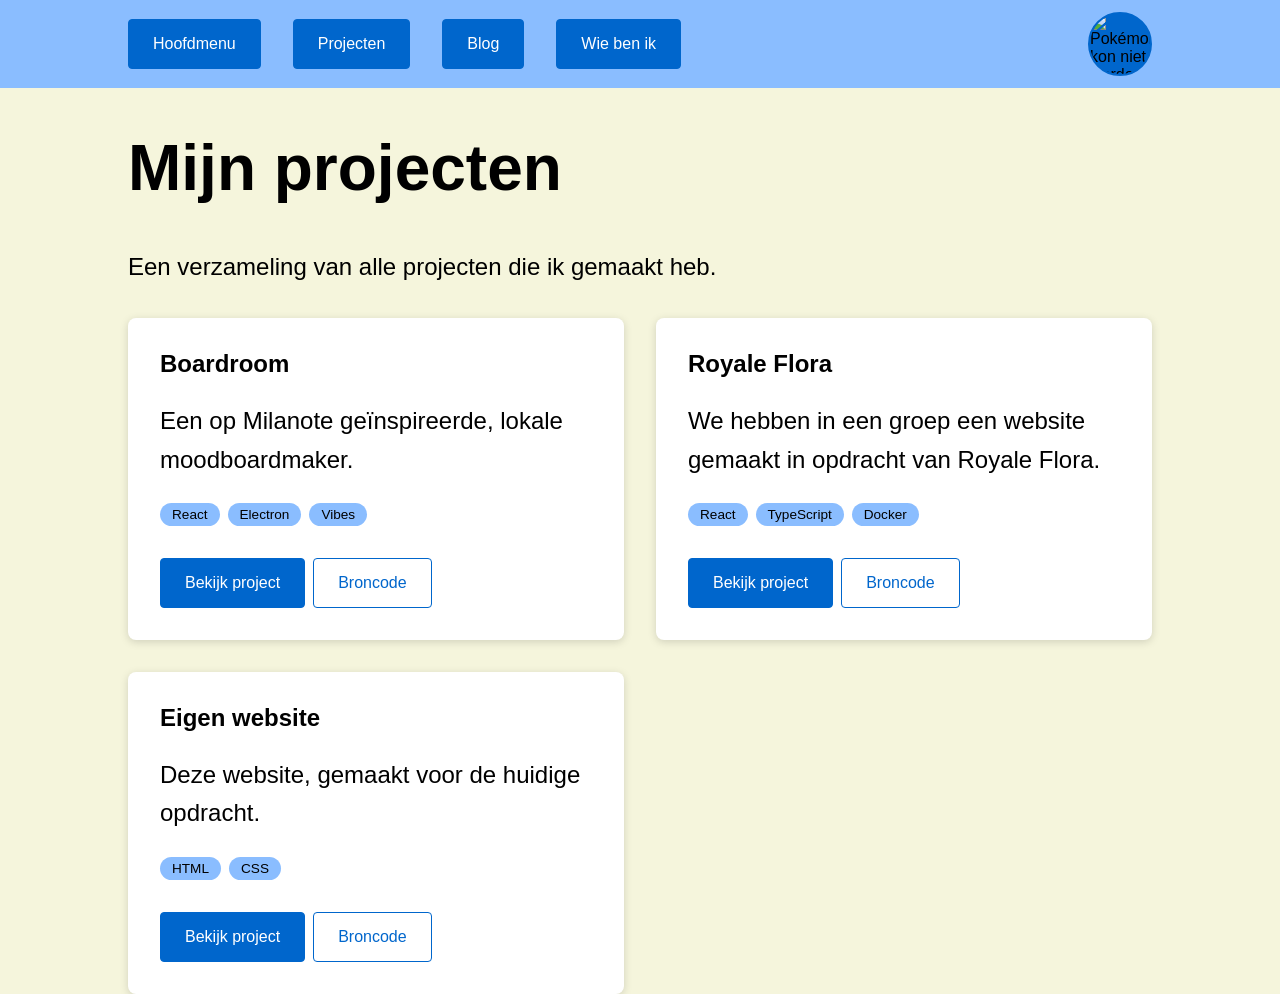
<file: projects.html>
<!doctype html>
<html lang="nl">
  <head>
    <meta charset="UTF-8" />
    <meta name="viewport" content="width=device-width, initial-scale=1.0" />
    <title>Projecten</title>
    <link rel="stylesheet" href="css/style.css" />
    <link rel="stylesheet" href="css/projects.css" />
    <script src="js/main.js" defer></script>
  </head>
  <body>
    <input type="checkbox" id="menu-toggle" aria-label="Menu" />
    <header>
      <label for="menu-toggle" aria-hidden="true">☰</label>
      <nav id="menu" aria-label="Hoofdmenu">
        <a href="index.html" class="button">Hoofdmenu</a>
        <a href="projects.html" class="button">Projecten</a>
        <a href="blog.html" class="button">Blog</a>
        <a href="whoami.html" class="button">Wie ben ik</a>
      </nav>
      
      <div class="pokemon-avatar" id="pokemon-avatar">
        <img id="pokemon-image" src="" alt="Willekeurige Pokémon" />
        <button
          id="reroll-pokemon"
          type="button"
          aria-label="Andere Pokémon"
          title="Andere Pokémon"
        >
          ↻
        </button>
      </div>
    </header>

    <main class="content-wrapper">
      <h1>Mijn projecten</h1>
      <p>Een verzameling van alle projecten die ik gemaakt heb.</p>

      <div class="project-grid">
        <article class="card project-card">
          <h2>Boardroom</h2>
          <p>Een op Milanote geïnspireerde, lokale moodboardmaker.</p>
          <ul class="tags">
            <li class="tag">React</li>
            <li class="tag">Electron</li>
            <li class="tag">Vibes</li>
          </ul>
          <div class="project-links">
            <button type="button" class="button">Bekijk project</button>
            <button type="button" class="button button-secondary">
              Broncode
            </button>
          </div>
        </article>

        <article class="card project-card">
          <h2>Royale Flora</h2>
          <p>
            We hebben in een groep een website gemaakt in opdracht van Royale
            Flora.
          </p>
          <ul class="tags">
            <li class="tag">React</li>
            <li class="tag">TypeScript</li>
            <li class="tag">Docker</li>
          </ul>
          <div class="project-links">
            <button type="button" class="button">Bekijk project</button>
            <button type="button" class="button button-secondary">
              Broncode
            </button>
          </div>
        </article>

        <article class="card project-card">
          <h2>Eigen website</h2>
          <p>Deze website, gemaakt voor de huidige opdracht.</p>
          <ul class="tags">
            <li class="tag">HTML</li>
            <li class="tag">CSS</li>
          </ul>
          <div class="project-links">
            <button type="button" class="button">Bekijk project</button>
            <button type="button" class="button button-secondary">
              Broncode
            </button>
          </div>
        </article>
      </div>
    </main>
  </body>
</html>
</file>
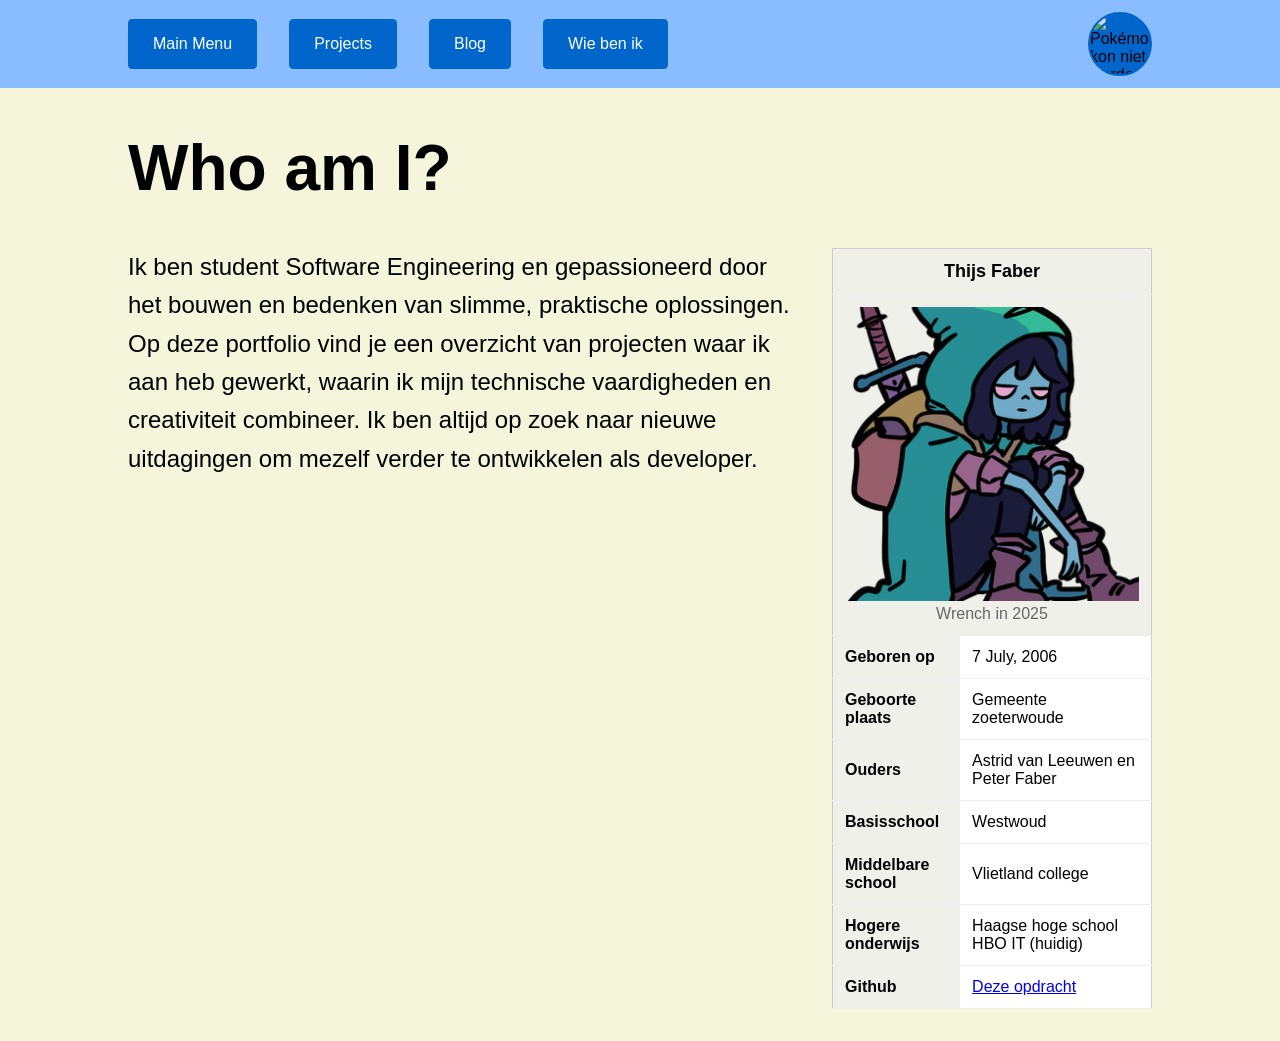
<file: whoami.html>
<!doctype html>
<html lang="nl">
  <head>
    <meta charset="UTF-8" />
    <meta name="viewport" content="width=device-width, initial-scale=1.0" />
    <title>Who am I</title>
    <link rel="stylesheet" href="css/style.css" />
    <link rel="stylesheet" href="css/whoami.css" />
    <script src="js/main.js" defer></script>
  </head>
  <body>
    <input type="checkbox" id="menu-toggle" />
    <header>
      <label for="menu-toggle">☰</label>
      <nav id="menu">
        <a href="index.html" class="button">Main Menu</a>
        <a href="projects.html" class="button">Projects</a>
        <a href="blog.html" class="button">Blog</a>
        <a href="whoami.html" class="button">Wie ben ik</a>
      </nav>

      <div class="pokemon-avatar" id="pokemon-avatar">
        <img id="pokemon-image" src="" alt="Willekeurige Pokémon" />
        <button
          id="reroll-pokemon"
          type="button"
          aria-label="Andere Pokémon"
          title="Andere Pokémon"
        >
          ↻
        </button>
      </div>
    </header>
    <div class="content-wrapper">
      <h1>Who am I?</h1>

      <table class="infobox van wikipedia">
        <tbody>
          <tr>
            <th class="infobox-above" colspan="2">
              <div class="title">Thijs Faber</div>
            </th>
          </tr>
          <tr>
            <td class="infobox-image" colspan="2">
              <img src="images/Wrentch.png" alt="Wrench van Demon Bluff" />
              <div class="infobox-caption">Wrench in 2025</div>
            </td>
          </tr>
          <tr>
            <th scope="row" class="infobox-label">Geboren op</th>
            <td class="infobox-data">7 July, 2006</td>
          </tr>
          <tr>
            <th scope="row" class="infobox-label">Geboorte plaats</th>
            <td class="infobox-data">Gemeente zoeterwoude</td>
          </tr>
          <tr>
            <th scope="row" class="infobox-label">Ouders</th>
            <td class="infobox-data">Astrid van Leeuwen en Peter Faber</td>
          </tr>
          <tr>
            <th scope="row" class="infobox-label">Basisschool</th>
            <td class="infobox-data">Westwoud</td>
          </tr>
          <tr>
            <th scope="row" class="infobox-label">Middelbare school</th>
            <td class="infobox-data">Vlietland college</td>
          </tr>
          <tr>
            <th scope="row" class="infobox-label">Hogere onderwijs</th>
            <td class="infobox-data">Haagse hoge school HBO IT (huidig)</td>
          </tr>
          <tr>
            <th scope="row" class="infobox-label">Github</th>
            <td class="infobox-data">
              <a href="https://github.com/ThijsFaber/opdrachten-wpfw"
                >Deze opdracht</a
              >
            </td>
          </tr>
        </tbody>
      </table>
      <article>
        <p>
          Ik ben student Software Engineering en gepassioneerd door het bouwen
          en bedenken van slimme, praktische oplossingen. Op deze portfolio vind
          je een overzicht van projecten waar ik aan heb gewerkt, waarin ik mijn
          technische vaardigheden en creativiteit combineer. Ik ben altijd op
          zoek naar nieuwe uitdagingen om mezelf verder te ontwikkelen als
          developer.
        </p>
      </article>
    </div>
  </body>
</html>
</file>
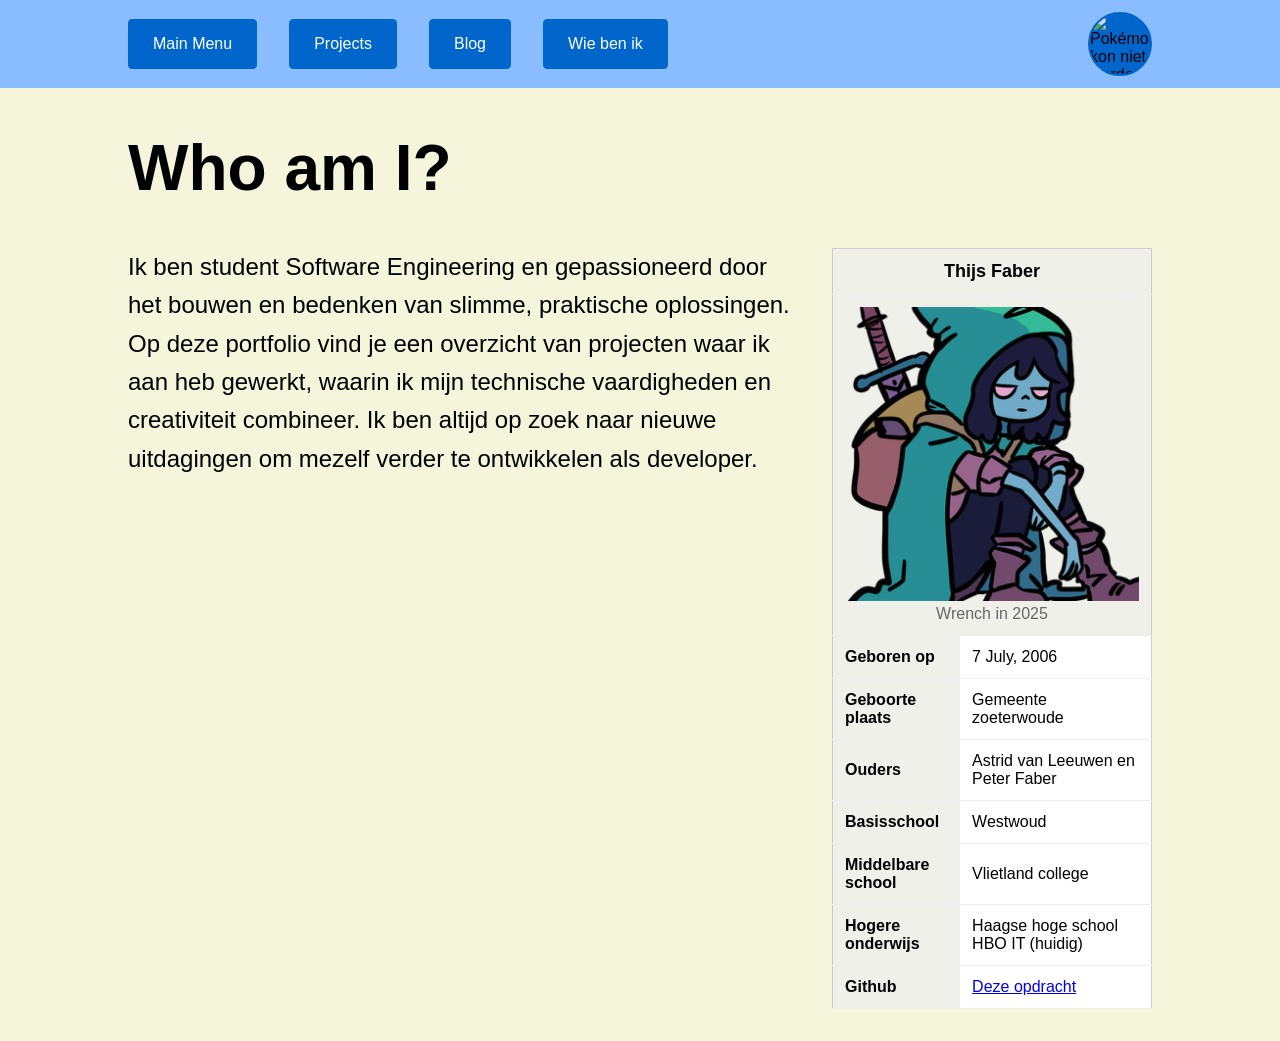
<file: front-end/whoami.html>
<!doctype html>
<html lang="nl">
  <head>
    <meta charset="UTF-8" />
    <meta name="viewport" content="width=device-width, initial-scale=1.0" />
    <title>Who am I</title>
    <link rel="stylesheet" href="css/style.css" />
    <link rel="stylesheet" href="css/whoami.css" />
    <script src="js/main.js" defer></script>
  </head>
  <body>
    <input type="checkbox" id="menu-toggle" />
    <header>
      <label for="menu-toggle">☰</label>
      <nav id="menu">
        <a href="index.html" class="button">Main Menu</a>
        <a href="projects.html" class="button">Projects</a>
        <a href="blog.html" class="button">Blog</a>
        <a href="whoami.html" class="button">Wie ben ik</a>
      </nav>

      <div class="pokemon-avatar" id="pokemon-avatar">
        <img id="pokemon-image" src="" alt="Willekeurige Pokémon" />
        <button
          id="reroll-pokemon"
          type="button"
          aria-label="Andere Pokémon"
          title="Andere Pokémon"
        >
          ↻
        </button>
      </div>
    </header>
    <div class="content-wrapper">
      <h1>Who am I?</h1>

      <table class="infobox van wikipedia">
        <tbody>
          <tr>
            <th class="infobox-above" colspan="2">
              <div class="title">Thijs Faber</div>
            </th>
          </tr>
          <tr>
            <td class="infobox-image" colspan="2">
              <img src="images/Wrentch.png" alt="Wrench van Demon Bluff" />
              <div class="infobox-caption">Wrench in 2025</div>
            </td>
          </tr>
          <tr>
            <th scope="row" class="infobox-label">Geboren op</th>
            <td class="infobox-data">7 July, 2006</td>
          </tr>
          <tr>
            <th scope="row" class="infobox-label">Geboorte plaats</th>
            <td class="infobox-data">Gemeente zoeterwoude</td>
          </tr>
          <tr>
            <th scope="row" class="infobox-label">Ouders</th>
            <td class="infobox-data">Astrid van Leeuwen en Peter Faber</td>
          </tr>
          <tr>
            <th scope="row" class="infobox-label">Basisschool</th>
            <td class="infobox-data">Westwoud</td>
          </tr>
          <tr>
            <th scope="row" class="infobox-label">Middelbare school</th>
            <td class="infobox-data">Vlietland college</td>
          </tr>
          <tr>
            <th scope="row" class="infobox-label">Hogere onderwijs</th>
            <td class="infobox-data">Haagse hoge school HBO IT (huidig)</td>
          </tr>
          <tr>
            <th scope="row" class="infobox-label">Github</th>
            <td class="infobox-data">
              <a href="https://github.com/ThijsFaber/opdrachten-wpfw"
                >Deze opdracht</a
              >
            </td>
          </tr>
        </tbody>
      </table>
      <article>
        <p>
          Ik ben student Software Engineering en gepassioneerd door het bouwen
          en bedenken van slimme, praktische oplossingen. Op deze portfolio vind
          je een overzicht van projecten waar ik aan heb gewerkt, waarin ik mijn
          technische vaardigheden en creativiteit combineer. Ik ben altijd op
          zoek naar nieuwe uitdagingen om mezelf verder te ontwikkelen als
          developer.
        </p>
      </article>
    </div>
  </body>
</html>
</file>
<file: css/style.css>
:root {
  --font-family: sans-serif;
  --bg-color: beige;
  --text-color: black;
  --color-surface: white;

  --page-margin: 5%;
  --header-bg: #8abdff;
  --header-padding: 0.75rem var(--page-margin);

  --button-bg: #0066cc;
  --button-bg-hover: #0052a3;
  --button-text-color: white;
  --button-padding: 0.75rem 1.5rem;
  --button-radius: 4px;

  --card-radius: 8px;
  --card-shadow: 0 2px 8px rgba(0, 0, 0, 0.15);

  --gap-sm: 0.5rem;
  --gap-lg: 2rem;

  --h1-size: clamp(2rem, 4vw + 1rem, 4rem);
  --p-size: clamp(1rem, 1vw + 0.75rem, 1.5rem);
  --p-line-height: 1.6;
}

*,
*::before,
*::after {
  box-sizing: border-box;
}

body {
  font-family: var(--font-family);
  background-color: var(--bg-color);
  color: var(--text-color);
  margin: 0;
  padding: 0;
}

img {
  width: 100%;
  height: auto;
}

h1 {
  font-size: var(--h1-size);
}

p {
  font-size: var(--p-size);
  line-height: var(--p-line-height);
}

header {
  background-color: var(--header-bg);
  padding: var(--header-padding);
  display: flex;
  align-items: center;
  flex-wrap: wrap;
  gap: var(--gap-sm) var(--gap-lg);
}

.pokemon-avatar {
  position: relative;
  width: 64px;
  height: 64px;
  margin-left: auto;
  flex-shrink: 0;
}

#pokemon-image {
  display: block;
  width: 64px;
  height: 64px;
  object-fit: contain;

  background: var(--button-bg);
  border: 2px solid var(--button-bg);
  border-radius: 50%;

  transition: transform 0.2s ease;
}

.pokemon-avatar:hover #pokemon-image,
.pokemon-avatar:focus-within #pokemon-image {
  transform: scale(1.08);
}

#reroll-pokemon {
  position: absolute;
  right: -6px;
  bottom: -6px;

  width: 22px;
  height: 22px;

  display: flex;
  align-items: center;
  justify-content: center;

  padding: 0;
  border: 2px solid var(--header-bg);
  border-radius: 50%;

  background: var(--button-bg);
  color: var(--button-text-color);

  font-size: 0.85rem;
  line-height: 1;

  cursor: pointer;

  opacity: 0;
  transform: scale(0.7);
  pointer-events: none;

  transition:
    opacity 0.15s ease,
    transform 0.15s ease;
}

.pokemon-avatar:hover #reroll-pokemon,
.pokemon-avatar:focus-within #reroll-pokemon {
  opacity: 1;
  transform: scale(1);
  pointer-events: auto;
}

#reroll-pokemon:hover {
  background: var(--button-bg-hover);
}

#reroll-pokemon:focus-visible {
  opacity: 1;
  outline: 2px solid var(--text-color);
  outline-offset: 2px;
}

#reroll-pokemon:disabled {
  opacity: 0.5;
  cursor: wait;
}

@media (prefers-reduced-motion: reduce) {
  #pokemon-image,
  #reroll-pokemon {
    transition: none;
  }
}


.button {
  display: inline-block;
  padding: var(--button-padding);
  background: var(--button-bg);
  color: var(--button-text-color);
  font-family: inherit;
  font-size: 1rem;
  line-height: 1.5;
  text-align: center;
  text-decoration: none;
  border: 1px solid var(--button-bg);
  border-radius: var(--button-radius);
  cursor: pointer;
}

.button:hover {
  background: var(--button-bg-hover);
  border-color: var(--button-bg-hover);
}

.button:focus-visible {
  outline: 2px solid var(--text-color);
  outline-offset: 2px;
}

.card {
  overflow: hidden;
  background-color: var(--color-surface);
  border-radius: var(--card-radius);
  box-shadow: var(--card-shadow);
}

#menu-toggle {
  position: absolute;
  opacity: 0;
}

label[for="menu-toggle"] {
  display: inline-block;
  font-size: 1.5rem;
  line-height: 1;
  cursor: pointer;
}

#menu-toggle:focus-visible~header label[for="menu-toggle"] {
  outline: 2px solid var(--text-color);
  outline-offset: 2px;
}

#menu {
  display: none;
  order: 3;
  flex-basis: 100%; 
}

#menu .button {
  white-space: nowrap;
}

#menu-toggle:checked~header #menu {
  display: flex;
  flex-direction: column;
  gap: var(--gap-sm);
  margin-top: var(--gap-sm);
}

.content-wrapper {
  margin-inline: var(--page-margin);
}

@media (min-width: 48rem) {
  :root {
    --page-margin: 10%;
  }

  header {
    flex-wrap: nowrap;
  }

  label[for="menu-toggle"] {
    display: none;
  }

  #menu {
    flex-basis: auto;
    order: 0;
  }

  #menu,
  #menu-toggle:checked~header #menu {
    display: flex;
    flex-direction: row;
    gap: var(--gap-lg);
    margin-top: 0;
  }
}
</file>
<file: css/projects.css>
.project-grid {
  display: grid;
  grid-template-columns: 1fr;
  gap: var(--gap-lg);
  margin-top: var(--gap-lg);
}

.project-card {
  padding: var(--gap-lg);
}

.project-card h2 {
  margin-top: 0;
}

.tags {
  display: flex;
  gap: var(--gap-sm);
  flex-wrap: wrap;
  margin: var(--gap-sm) 0 var(--gap-lg);
  padding: 0;
  list-style: none;
}

.tag {
  background: var(--header-bg);
  color: var(--text-color);
  padding: 0.25rem 0.75rem;
  border-radius: 999px;
  font-size: 0.85rem;
}

.project-links {
  display: flex;
  gap: var(--gap-sm);
  flex-wrap: wrap;
}

.button-secondary {
  background: transparent;
  color: var(--button-bg);
}

.button-secondary:hover {
  background: var(--button-bg);
  border-color: var(--button-bg);
  color: var(--button-text-color);
}

@media (min-width: 48rem) {
  .project-grid {
    grid-template-columns: repeat(2, 1fr);
  }
}
</file>
<file: css/whoami.css>
.infobox {
  --infobox-border: #ccc;
  --infobox-row-border: #eee;
  --infobox-label-bg: #f0f0eb;
  --infobox-muted: #666;

  width: 100%;
  margin: 0 auto var(--gap-lg);
  border: 1px solid var(--infobox-border);
  border-collapse: collapse;
  background-color: var(--color-surface);
}

.infobox :where(th, td) {
  padding: 0.75rem;
  text-align: left;
  border-bottom: 1px solid var(--infobox-row-border);
}

.infobox-above {
  background-color: var(--infobox-label-bg);
  text-align: center;
  font-size: 1.125rem;
}

.infobox-label {
  background-color: var(--infobox-label-bg);
  width: 40%;
}

.infobox-image {
  background-color: var(--infobox-label-bg);
  text-align: center;
}

.infobox-image img {
  display: block;
  margin: 0 auto;
}

.infobox-caption {
  margin-top: 0.25rem;
  font-size: 1rem;
  color: var(--infobox-muted);
}

@media (min-width: 48rem) {
  .infobox {
    float: right;
    width: 20rem;
    margin: 0 0 var(--gap-lg) var(--gap-lg);
  }
}
</file>
<file: front-end/css/style.css>
:root {
  --font-family: sans-serif;
  --bg-color: beige;
  --text-color: black;
  --color-surface: white;

  --page-margin: 5%;
  --header-bg: #8abdff;
  --header-padding: 0.75rem var(--page-margin);

  --button-bg: #0066cc;
  --button-bg-hover: #0052a3;
  --button-text-color: white;
  --button-padding: 0.75rem 1.5rem;
  --button-radius: 4px;

  --card-radius: 8px;
  --card-shadow: 0 2px 8px rgba(0, 0, 0, 0.15);

  --gap-sm: 0.5rem;
  --gap-lg: 2rem;

  --h1-size: clamp(2rem, 4vw + 1rem, 4rem);
  --p-size: clamp(1rem, 1vw + 0.75rem, 1.5rem);
  --p-line-height: 1.6;
}

*,
*::before,
*::after {
  box-sizing: border-box;
}

body {
  font-family: var(--font-family);
  background-color: var(--bg-color);
  color: var(--text-color);
  margin: 0;
  padding: 0;
}

img {
  width: 100%;
  height: auto;
}

h1 {
  font-size: var(--h1-size);
}

p {
  font-size: var(--p-size);
  line-height: var(--p-line-height);
}

header {
  background-color: var(--header-bg);
  padding: var(--header-padding);
  display: flex;
  align-items: center;
  flex-wrap: wrap;
  gap: var(--gap-sm) var(--gap-lg);
}

.pokemon-avatar {
  position: relative;
  width: 64px;
  height: 64px;
  margin-left: auto;
  flex-shrink: 0;
}

#pokemon-image {
  display: block;
  width: 64px;
  height: 64px;
  object-fit: contain;

  background: var(--button-bg);
  border: 2px solid var(--button-bg);
  border-radius: 50%;

  transition: transform 0.2s ease;
}

.pokemon-avatar:hover #pokemon-image,
.pokemon-avatar:focus-within #pokemon-image {
  transform: scale(1.08);
}

#reroll-pokemon {
  position: absolute;
  right: -6px;
  bottom: -6px;

  width: 22px;
  height: 22px;

  display: flex;
  align-items: center;
  justify-content: center;

  padding: 0;
  border: 2px solid var(--header-bg);
  border-radius: 50%;

  background: var(--button-bg);
  color: var(--button-text-color);

  font-size: 0.85rem;
  line-height: 1;

  cursor: pointer;

  opacity: 0;
  transform: scale(0.7);
  pointer-events: none;

  transition:
    opacity 0.15s ease,
    transform 0.15s ease;
}

.pokemon-avatar:hover #reroll-pokemon,
.pokemon-avatar:focus-within #reroll-pokemon {
  opacity: 1;
  transform: scale(1);
  pointer-events: auto;
}

#reroll-pokemon:hover {
  background: var(--button-bg-hover);
}

#reroll-pokemon:focus-visible {
  opacity: 1;
  outline: 2px solid var(--text-color);
  outline-offset: 2px;
}

#reroll-pokemon:disabled {
  opacity: 0.5;
  cursor: wait;
}

@media (prefers-reduced-motion: reduce) {
  #pokemon-image,
  #reroll-pokemon {
    transition: none;
  }
}


.button {
  display: inline-block;
  padding: var(--button-padding);
  background: var(--button-bg);
  color: var(--button-text-color);
  font-family: inherit;
  font-size: 1rem;
  line-height: 1.5;
  text-align: center;
  text-decoration: none;
  border: 1px solid var(--button-bg);
  border-radius: var(--button-radius);
  cursor: pointer;
}

.button:hover {
  background: var(--button-bg-hover);
  border-color: var(--button-bg-hover);
}

.button:focus-visible {
  outline: 2px solid var(--text-color);
  outline-offset: 2px;
}

.card {
  overflow: hidden;
  background-color: var(--color-surface);
  border-radius: var(--card-radius);
  box-shadow: var(--card-shadow);
}

#menu-toggle {
  position: absolute;
  opacity: 0;
}

label[for="menu-toggle"] {
  display: inline-block;
  font-size: 1.5rem;
  line-height: 1;
  cursor: pointer;
}

#menu-toggle:focus-visible~header label[for="menu-toggle"] {
  outline: 2px solid var(--text-color);
  outline-offset: 2px;
}

#menu {
  display: none;
  order: 3;
  flex-basis: 100%; 
}

#menu .button {
  white-space: nowrap;
}

#menu-toggle:checked~header #menu {
  display: flex;
  flex-direction: column;
  gap: var(--gap-sm);
  margin-top: var(--gap-sm);
}

.content-wrapper {
  margin-inline: var(--page-margin);
}

@media (min-width: 48rem) {
  :root {
    --page-margin: 10%;
  }

  header {
    flex-wrap: nowrap;
  }

  label[for="menu-toggle"] {
    display: none;
  }

  #menu {
    flex-basis: auto;
    order: 0;
  }

  #menu,
  #menu-toggle:checked~header #menu {
    display: flex;
    flex-direction: row;
    gap: var(--gap-lg);
    margin-top: 0;
  }
}
</file>
<file: front-end/css/whoami.css>
.infobox {
  --infobox-border: #ccc;
  --infobox-row-border: #eee;
  --infobox-label-bg: #f0f0eb;
  --infobox-muted: #666;

  width: 100%;
  margin: 0 auto var(--gap-lg);
  border: 1px solid var(--infobox-border);
  border-collapse: collapse;
  background-color: var(--color-surface);
}

.infobox :where(th, td) {
  padding: 0.75rem;
  text-align: left;
  border-bottom: 1px solid var(--infobox-row-border);
}

.infobox-above {
  background-color: var(--infobox-label-bg);
  text-align: center;
  font-size: 1.125rem;
}

.infobox-label {
  background-color: var(--infobox-label-bg);
  width: 40%;
}

.infobox-image {
  background-color: var(--infobox-label-bg);
  text-align: center;
}

.infobox-image img {
  display: block;
  margin: 0 auto;
}

.infobox-caption {
  margin-top: 0.25rem;
  font-size: 1rem;
  color: var(--infobox-muted);
}

@media (min-width: 48rem) {
  .infobox {
    float: right;
    width: 20rem;
    margin: 0 0 var(--gap-lg) var(--gap-lg);
  }
}
</file>
